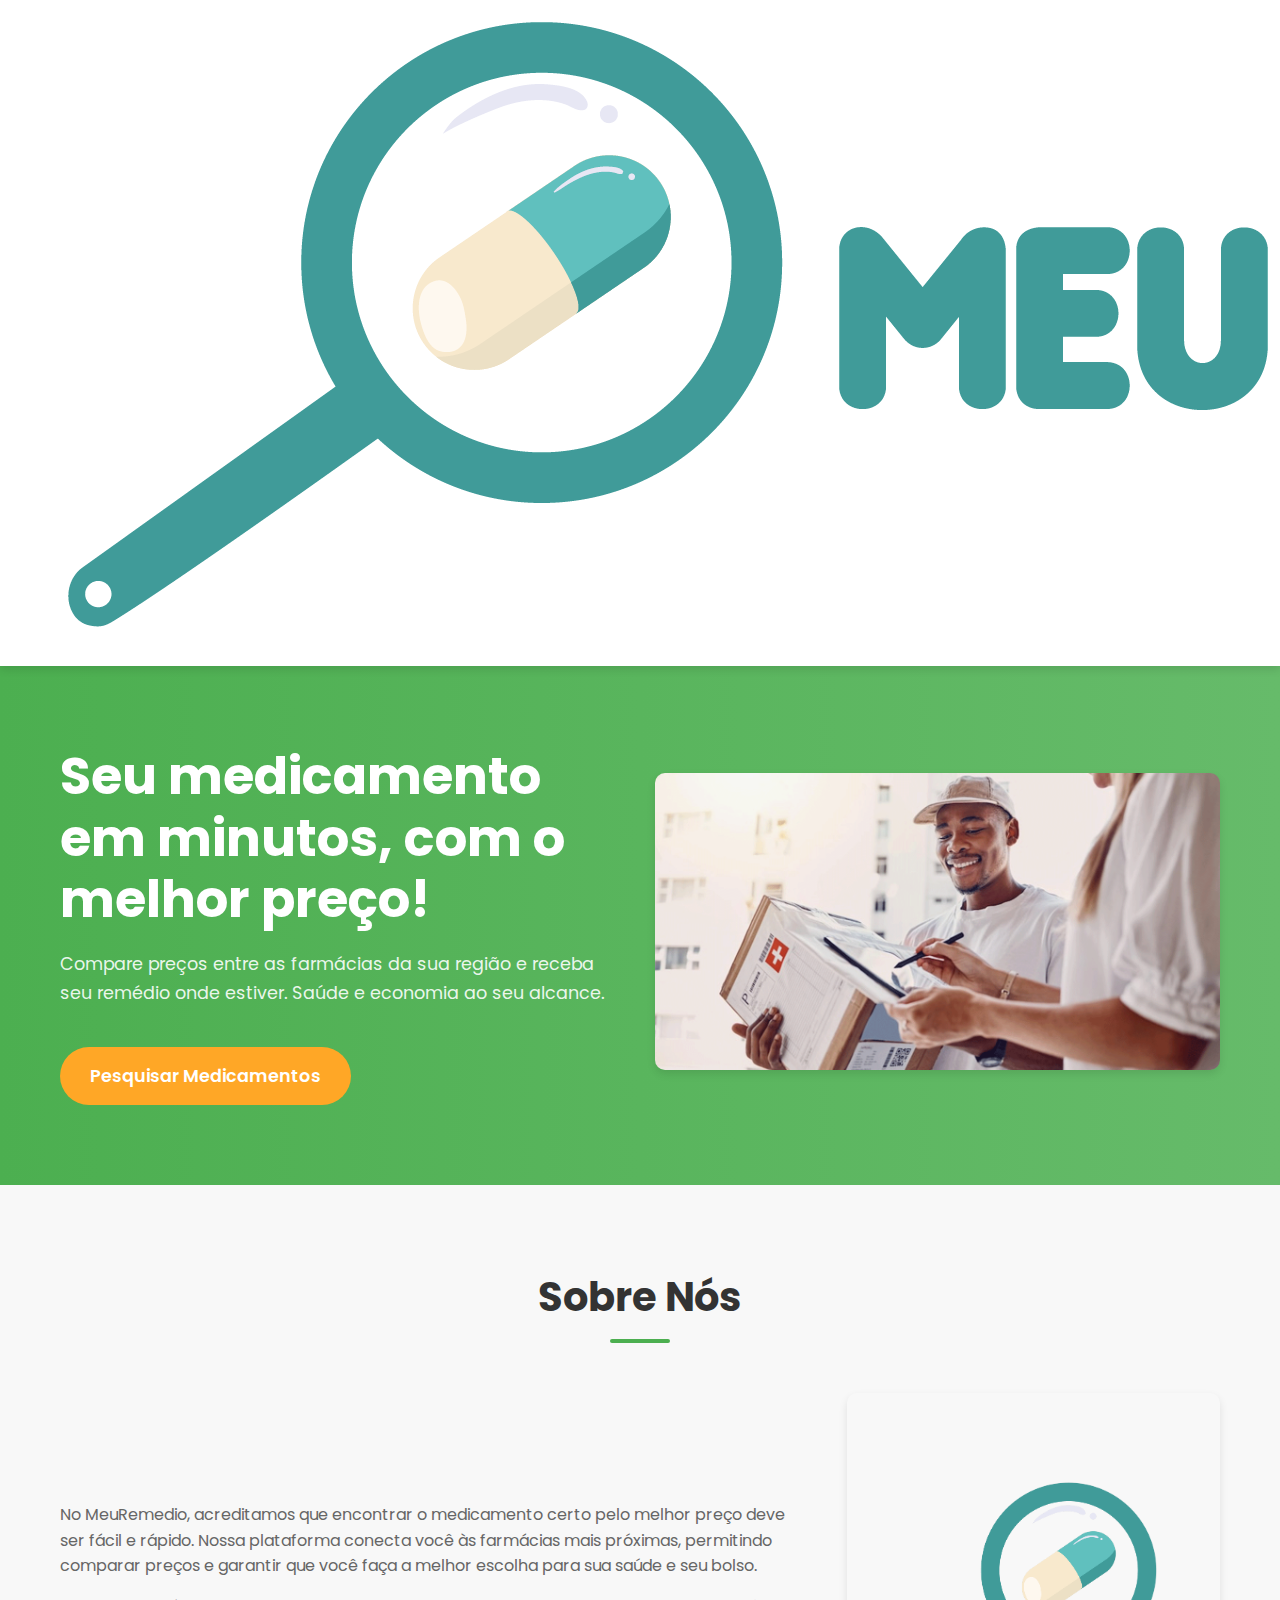
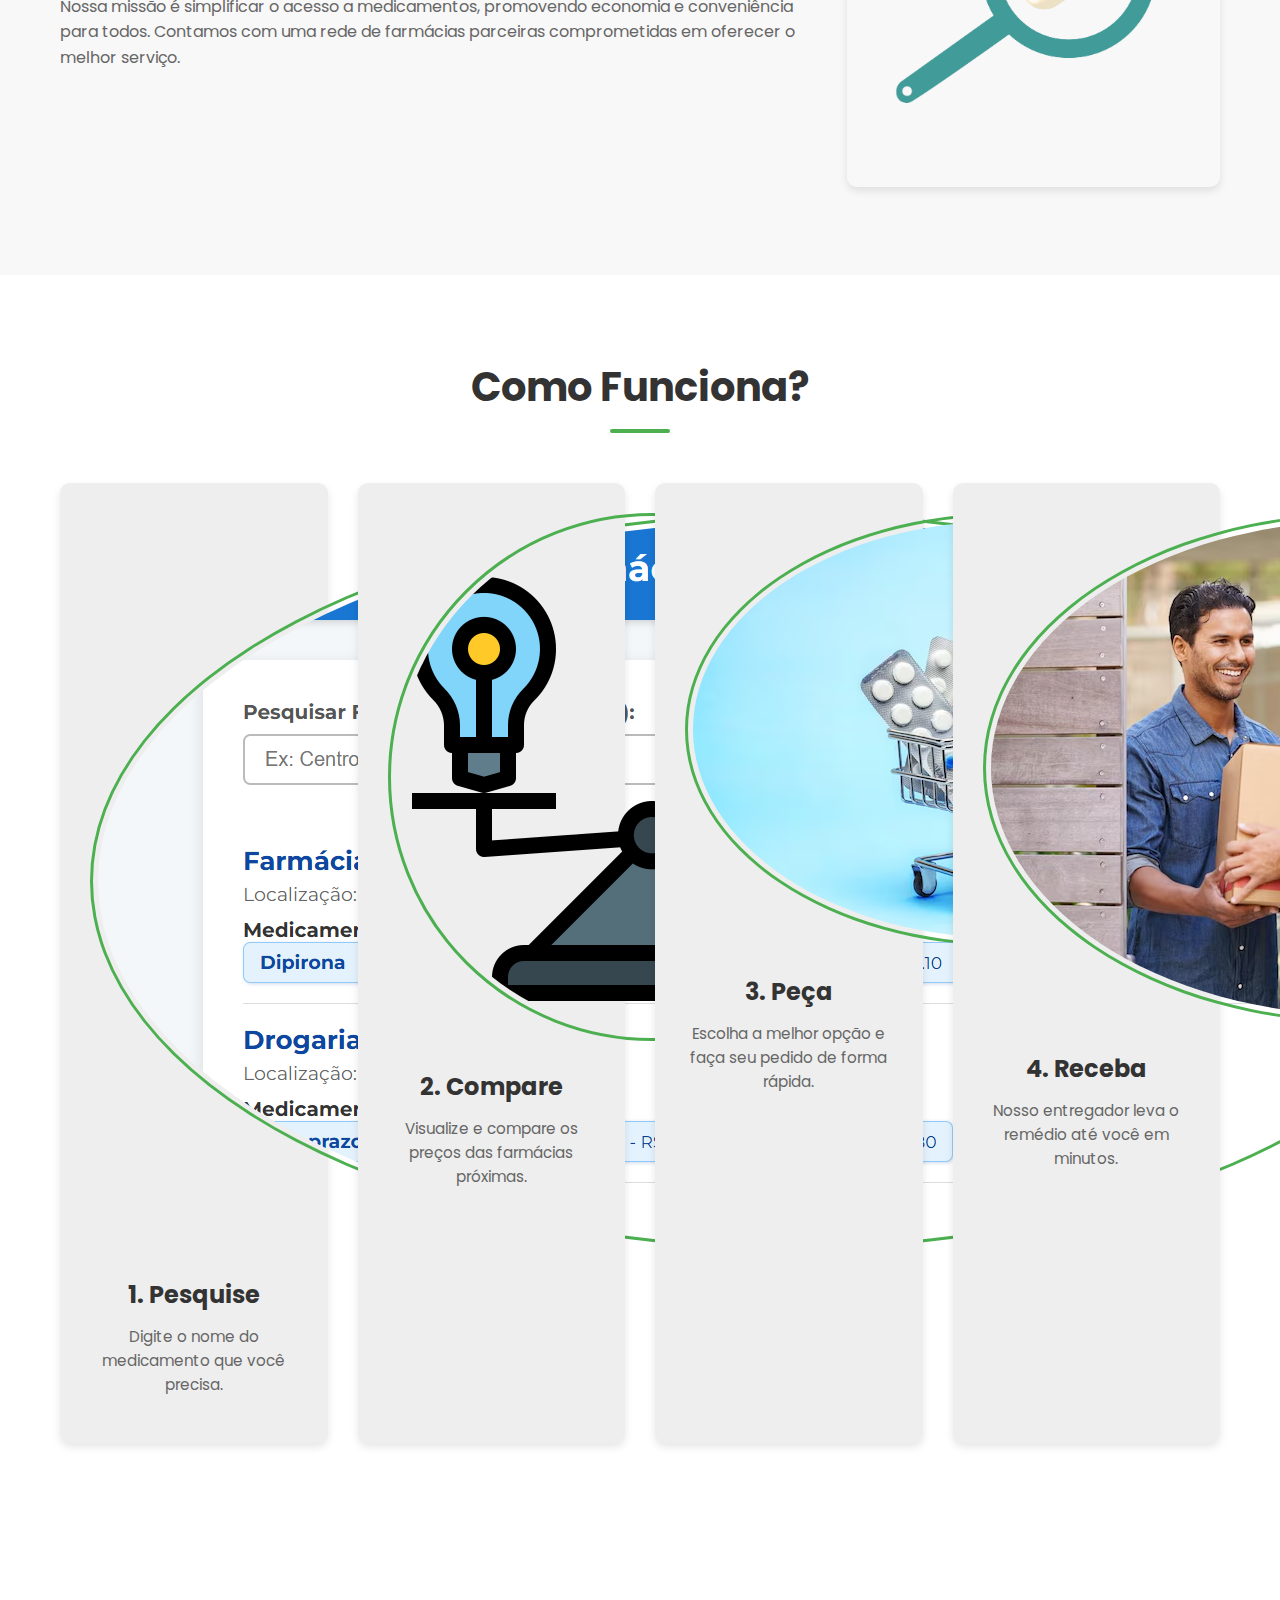
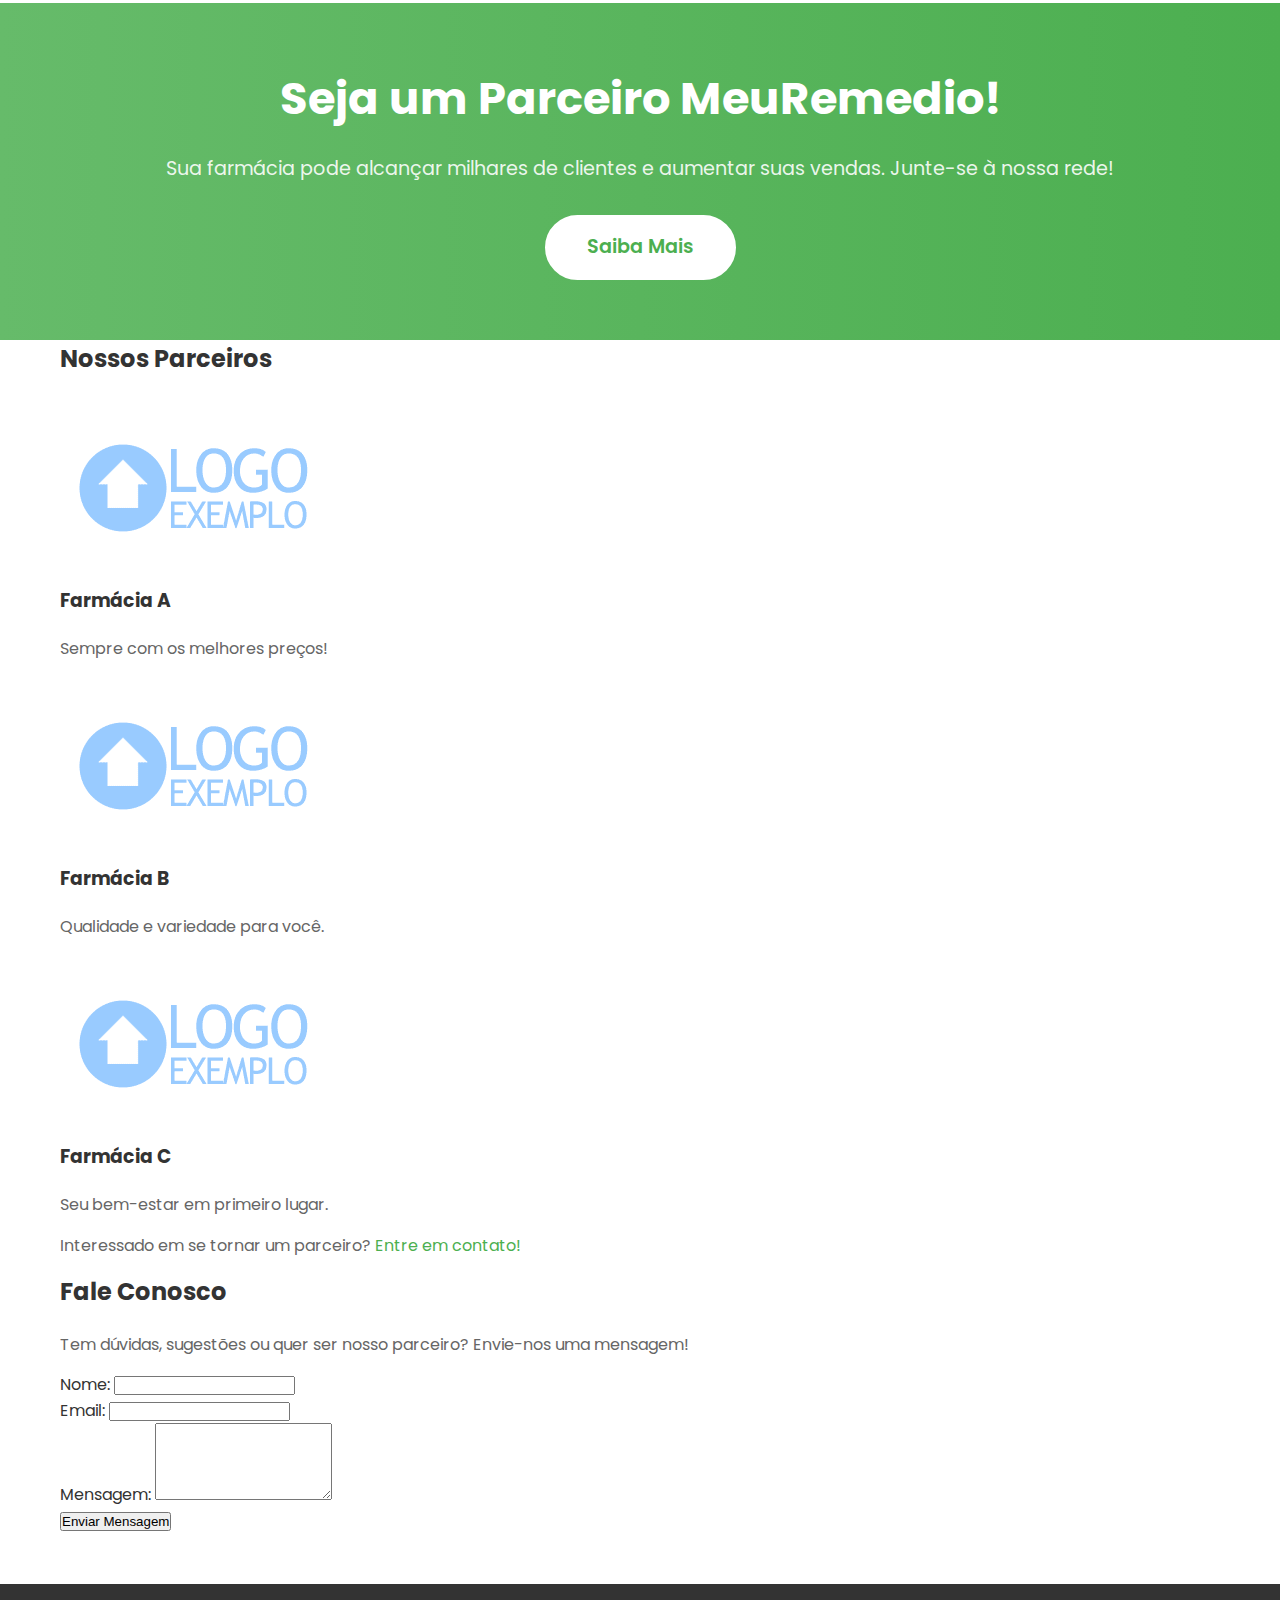
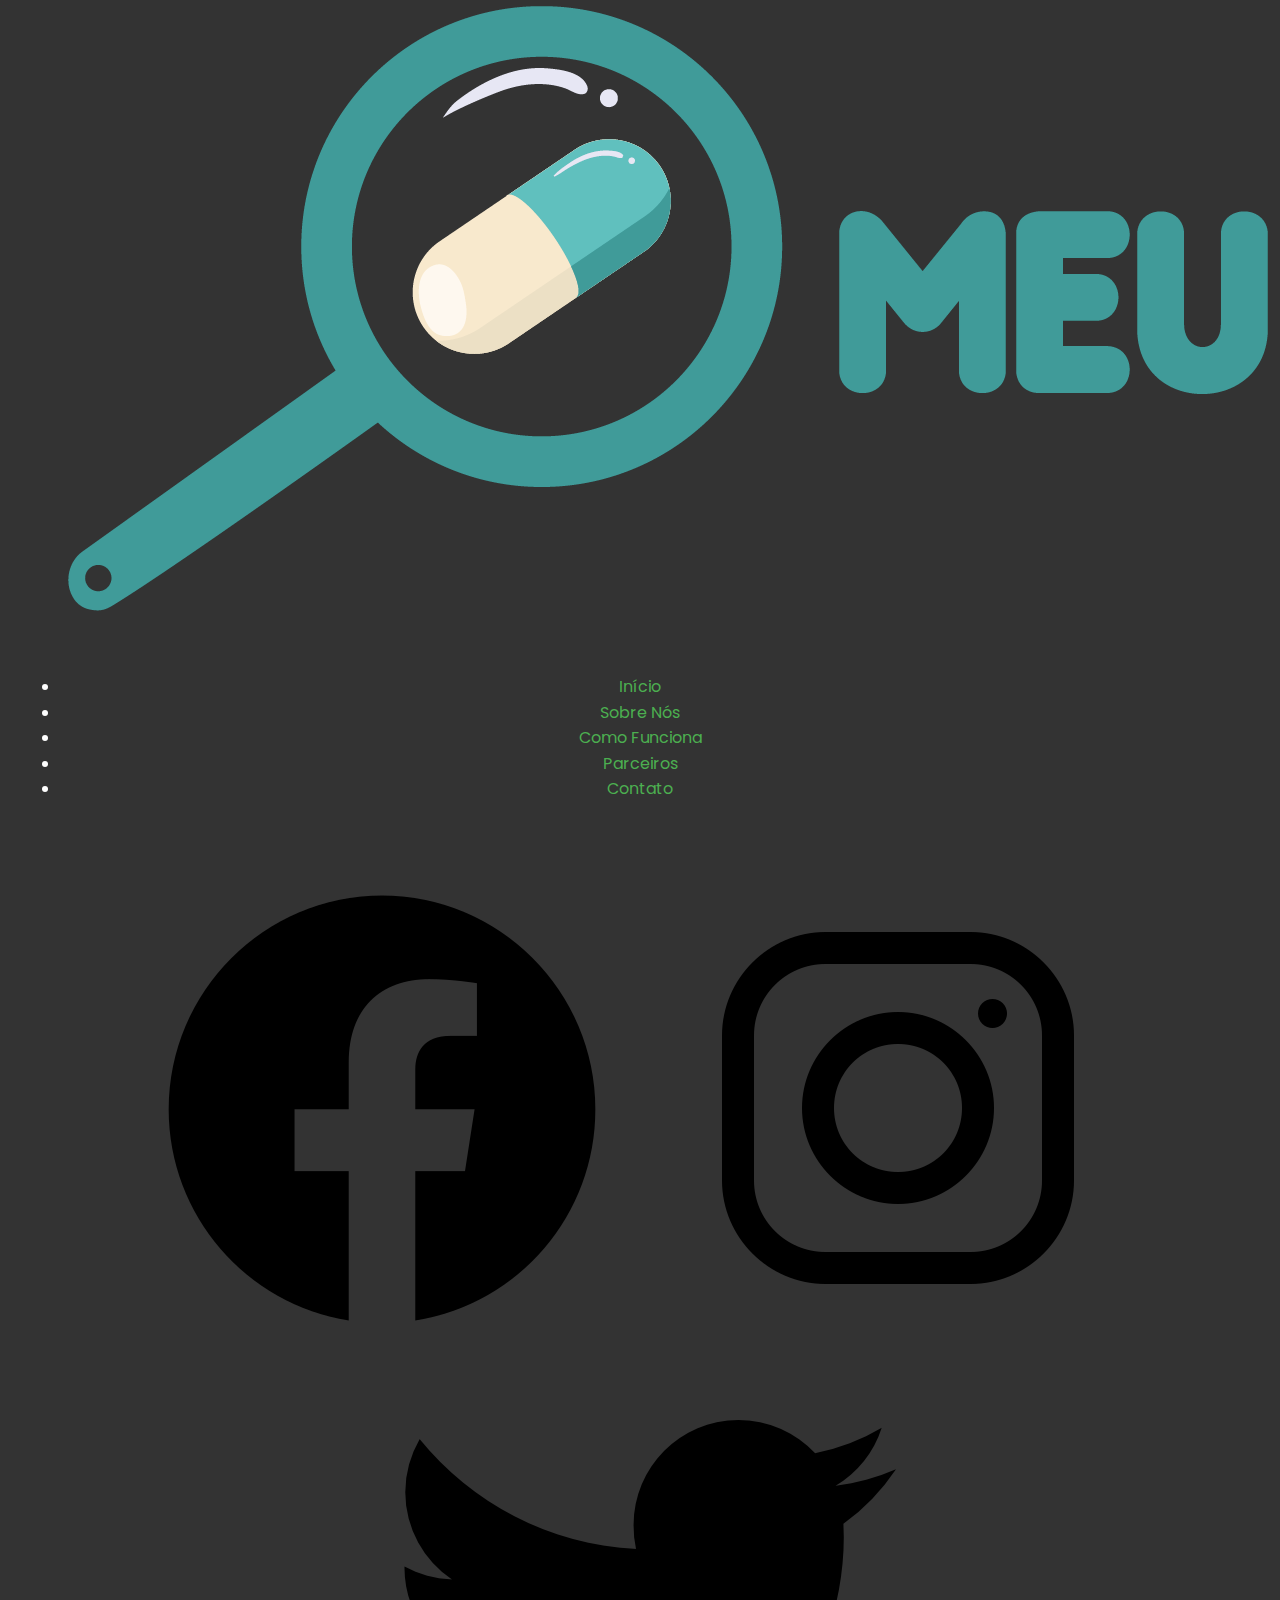
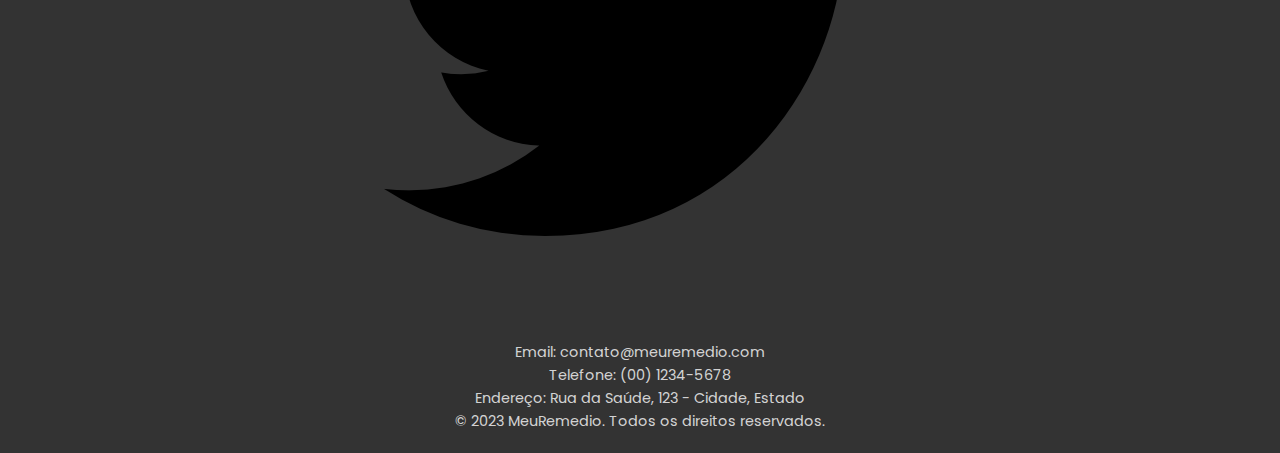
<file: index.html>
<!DOCTYPE html>
<html lang="pt-BR">
<head>
    <meta charset="UTF-8">
    <meta name="viewport" content="width=device-width, initial-scale=1.0">
    <title>MeuRemedio - Seu medicamento em minutos, com o melhor preço!</title>
    <link rel="stylesheet" href="style.css">
    <link href="https://fonts.googleapis.com/css2?family=Poppins:wght@300;400;600;700&display=swap" rel="stylesheet">
</head>
<body>
    <header>
        <div class="container">
            <nav>
                <div class="logo">
                    <img src="images/logo.png" alt="MeuRemedio Logo" class="logo-img">
                </div>
                <ul>
                    <li><a href="#hero">Início</a></li>
                    <li><a href="#sobre-nos">Sobre Nós</a></li>
                    <li><a href="#como-funciona">Como Funciona</a></li>
                    <li><a href="#parceiros">Parceiros</a></li>
                    <li><a href="#contato">Contato</a></li>
                </ul>
            </nav>
        </div>
    </header>

    <main>
        <section id="hero" class="hero-section">
            <div class="container">
                <div class="hero-content">
                    <h1>Seu medicamento em minutos, com o melhor preço!</h1>
                    <p>Compare preços entre as farmácias da sua região e receba seu remédio onde estiver. Saúde e economia ao seu alcance.</p>
                    <a href="code.html" class="btn-pesquisar">Pesquisar Medicamentos</a>
                </div>
                <div class="hero-image">
                    <img src="images/hero-image.png" alt="Farmacêutico entregando medicamento">
                </div>
            </div>
        </section>

        <section id="sobre-nos" class="sobre-nos-section">
            <div class="container">
                <h2>Sobre Nós</h2>
                <div class="sobre-nos-content">
                    <div class="sobre-nos-text">
                        <p>No MeuRemedio, acreditamos que encontrar o medicamento certo pelo melhor preço deve ser fácil e rápido. Nossa plataforma conecta você às farmácias mais próximas, permitindo comparar preços e garantir que você faça a melhor escolha para sua saúde e seu bolso.</p>
                        <p>Nossa missão é simplificar o acesso a medicamentos, promovendo economia e conveniência para todos. Contamos com uma rede de farmácias parceiras comprometidas em oferecer o melhor serviço.</p>
                    </div>
                    <div class="sobre-nos-image">
                        <img src="images/sobre-nos-image.png" alt="Pessoas cuidando da saúde">
                    </div>
                </div>
            </div>
        </section>

        <section id="como-funciona" class="como-funciona-section">
            <div class="container">
                <h2>Como Funciona?</h2>
                <div class="passos">
                    <div class="passo">
                        <img src="images/passo-pesquisar.png" alt="Ícone de Pesquisa">
                        <h3>1. Pesquise</h3>
                        <p>Digite o nome do medicamento que você precisa.</p>
                    </div>
                    <div class="passo">
                        <img src="images/passo-comparar.png" alt="Ícone de Preço">
                        <h3>2. Compare</h3>
                        <p>Visualize e compare os preços das farmácias próximas.</p>
                    </div>
                    <div class="passo">
                        <img src="images/passo-pedir.avif" alt="Ícone de Carrinho">
                        <h3>3. Peça</h3>
                        <p>Escolha a melhor opção e faça seu pedido de forma rápida.</p>
                    </div>
                    <div class="passo">
                        <img src="images/passo-receber.avif" alt="Ícone de Entrega">
                        <h3>4. Receba</h3>
                        <p>Nosso entregador leva o remédio até você em minutos.</p>
                    </div>
                </div>
            </div>
        </section>

        <section id="chamada-afiliacao" class="chamada-afiliacao-section">
            <div class="container">
                <h2>Seja um Parceiro MeuRemedio!</h2>
                <p>Sua farmácia pode alcançar milhares de clientes e aumentar suas vendas. Junte-se à nossa rede!</p>
                <a href="#contato" class="btn-parceiro">Saiba Mais</a>
            </div>
        </section>

        <section id="parceiros" class="parceiros-section">
            <div class="container">
                <h2>Nossos Parceiros</h2>
                <div class="parceiros-grid">
                    <div class="parceiro-card">
                        <img src="images/logo-exemplo.gif" alt="Farmácia A Logo">
                        <h3>Farmácia A</h3>
                        <p>Sempre com os melhores preços!</p>
                    </div>
                    <div class="parceiro-card">
                        <img src="images/logo-exemplo.gif" alt="Farmácia B Logo">
                        <h3>Farmácia B</h3>
                        <p>Qualidade e variedade para você.</p>
                    </div>
                    <div class="parceiro-card">
                        <img src="images/logo-exemplo.gif" alt="Farmácia C Logo">
                        <h3>Farmácia C</h3>
                        <p>Seu bem-estar em primeiro lugar.</p>
                    </div>
                </div>
                <p class="parceiros-info">Interessado em se tornar um parceiro? <a href="#contato">Entre em contato!</a></p>
            </div>
        </section>

        <section id="contato" class="contato-section">
            <div class="container">
                <h2>Fale Conosco</h2>
                <p>Tem dúvidas, sugestões ou quer ser nosso parceiro? Envie-nos uma mensagem!</p>
                <form class="contato-form">
                    <div class="form-group">
                        <label for="nome">Nome:</label>
                        <input type="text" id="nome" name="nome" required>
                    </div>
                    <div class="form-group">
                        <label for="email">Email:</label>
                        <input type="email" id="email" name="email" required>
                    </div>
                    <div class="form-group">
                        <label for="mensagem">Mensagem:</label>
                        <textarea id="mensagem" name="mensagem" rows="5" required></textarea>
                    </div>
                    <button type="submit" class="btn-submit">Enviar Mensagem</button>
                </form>
            </div>
        </section>
    </main>

    <footer>
        <div class="container">
            <div class="footer-content">
                <div class="footer-logo">
                    <img src="images/logo.png" alt="MeuRemedio Logo Footer" class="logo-img">
                </div>
                <div class="footer-links">
                    <h3>Navegação</h3>
                    <ul>
                        <li><a href="#hero">Início</a></li>
                        <li><a href="#sobre-nos">Sobre Nós</a></li>
                        <li><a href="#como-funciona">Como Funciona</a></li>
                        <li><a href="#parceiros">Parceiros</a></li>
                        <li><a href="#contato">Contato</a></li>
                    </ul>
                </div>
                <div class="footer-social">
                    <h3>Siga-nos</h3>
                    <a href="#"><img src="images/icone-facebook.webp" alt="Facebook"></a>
                    <a href="#"><img src="images/icone-instagram.png" alt="Instagram"></a>
                    <a href="#"><img src="images/icone-twitter.png" alt="Twitter"></a>
                </div>
                <div class="footer-contact">
                    <h3>Contato</h3>
                    <p>Email: contato@meuremedio.com</p>
                    <p>Telefone: (00) 1234-5678</p>
                    <p>Endereço: Rua da Saúde, 123 - Cidade, Estado</p>
                </div>
            </div>
            <div class="footer-bottom">
                <p>&copy; 2023 MeuRemedio. Todos os direitos reservados.</p>
            </div>
        </div>
    </footer>
</body>
</html>
</file>
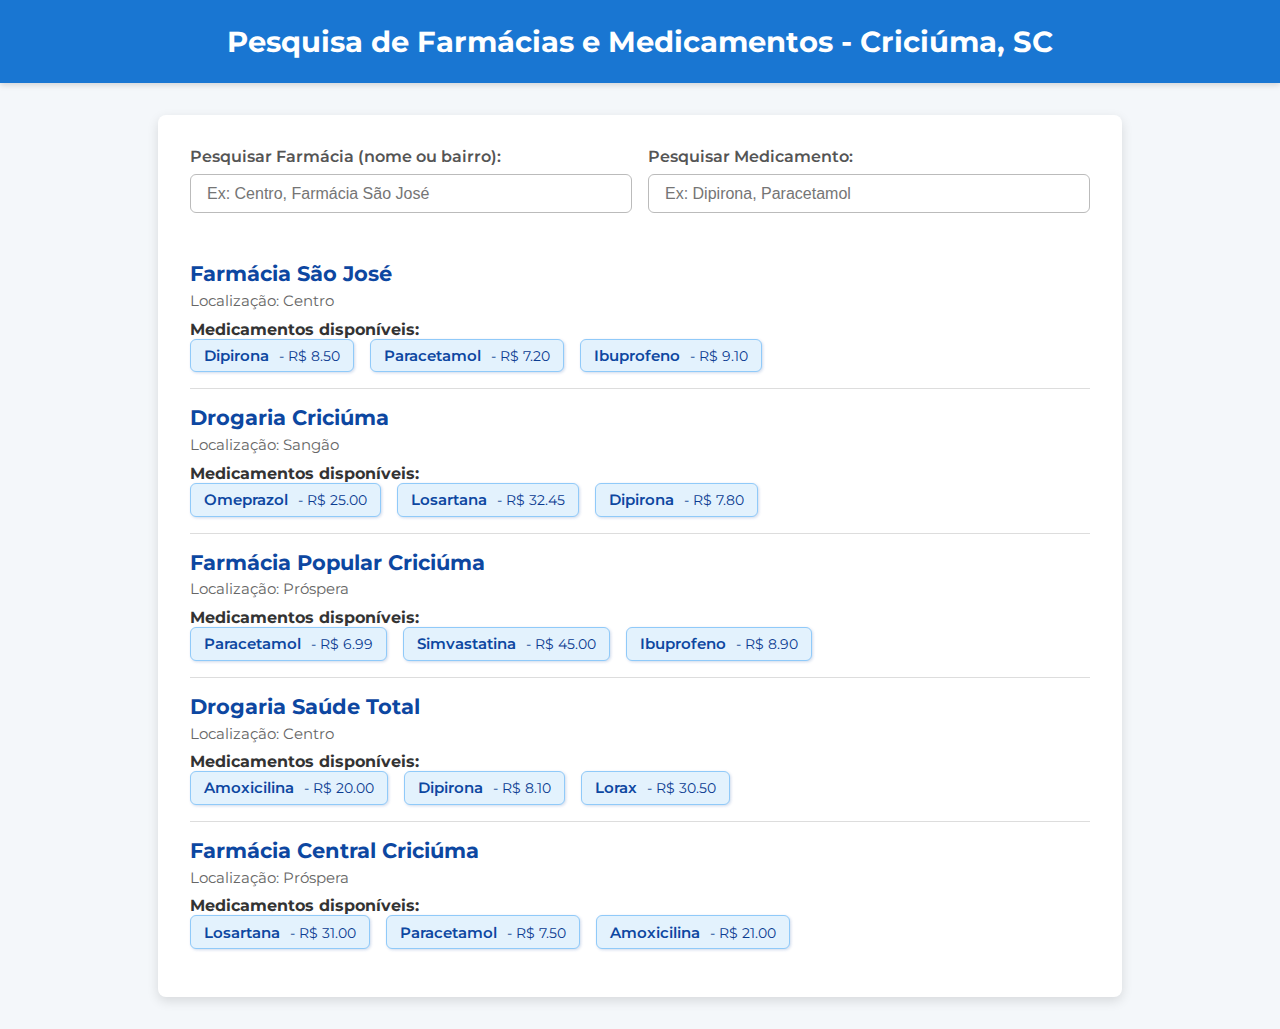
<file: code.html>
<!DOCTYPE html>
<html lang="pt-BR">
<head>
<meta charset="UTF-8" />
<meta name="viewport" content="width=device-width, initial-scale=1" />
<title>Pesquisa de Farmácias e Medicamentos - Criciúma SC</title>
<style>
  @import url('https://fonts.googleapis.com/css2?family=Montserrat:wght@400;700&display=swap');
  body {
    margin: 0;
    font-family: 'Montserrat', sans-serif;
    background: #f4f7fa;
    color: #333;
  }
  header {
    background-color: #1976d2;
    padding: 1.5rem;
    color: white;
    text-align: center;
    font-size: 1.8rem;
    font-weight: 700;
    box-shadow: 0 2px 6px rgba(0,0,0,0.15);
  }
  main {
    max-width: 900px;
    margin: 2rem auto;
    background: white;
    box-shadow: 0 4px 12px rgba(0,0,0,0.12);
    border-radius: 8px;
    padding: 2rem;
  }
  .search-container {
    display: flex;
    flex-wrap: wrap;
    gap: 1rem;
    margin-bottom: 2rem;
  }
  .search-box {
    flex: 1 1 300px;
    display: flex;
    flex-direction: column;
  }
  label {
    font-weight: 600;
    margin-bottom: 0.5rem;
    color: #555;
  }
  input[type="text"] {
    padding: 0.6rem 1rem;
    border-radius: 6px;
    border: 1.8px solid #bbb;
    font-size: 1rem;
    transition: border-color 0.3s ease;
  }
  input[type="text"]:focus {
    border-color: #1976d2;
    outline: none;
  }
  #results {
    margin-top: 1rem;
  }
  .farmacia-card {
    border-bottom: 1px solid #ddd;
    padding: 1rem 0;
  }
  .farmacia-card:last-child {
    border: none;
  }
  .farmacia-nome {
    font-size: 1.3rem;
    font-weight: 700;
    color: #0d47a1;
    margin-bottom: 0.3rem;
  }
  .farmacia-localizacao {
    font-size: 0.95rem;
    color: #666;
    margin-bottom: 0.6rem;
  }
  .medicamentos-lista {
    list-style: none;
    padding-left: 0;
    margin: 0;
    color: #333;
    display: flex;
    flex-wrap: wrap;
    gap: 1rem;
  }
  .medicamentos-lista li {
    background: #e3f2fd;
    border: 1px solid #90caf9;
    border-radius: 6px;
    padding: 0.4rem 0.8rem;
    font-weight: 600;
    font-size: 0.95rem;
    color: #0d47a1;
    box-shadow: 1px 1px 3px rgba(13,71,161,0.2);
  }
  .medicamento-preco {
    font-weight: 400;
    font-size: 0.85rem;
    color: #0b3c91;
    margin-left: 0.4rem;
  }
  .no-results {
    text-align: center;
    font-style: italic;
    color: #999;
    margin-top: 2rem;
    font-size: 1.1rem;
  }
  @media (max-width: 600px) {
    .search-container {
      flex-direction: column;
    }
  }
</style>
</head>
<body>
<header>
  Pesquisa de Farmácias e Medicamentos - Criciúma, SC
</header>
<main>
  <div class="search-container">
    <div class="search-box">
      <label for="farmaciaSearch">Pesquisar Farmácia (nome ou bairro):</label>
      <input type="text" id="farmaciaSearch" placeholder="Ex: Centro, Farmácia São José" autocomplete="off" />
    </div>
    <div class="search-box">
      <label for="medicamentoSearch">Pesquisar Medicamento:</label>
      <input type="text" id="medicamentoSearch" placeholder="Ex: Dipirona, Paracetamol" autocomplete="off" />
    </div>
  </div>
  <div id="results" aria-live="polite"></div>
</main>

<script>
  // Dados simulados para farmácias em Criciúma, SC, com medicamentos e preços
  const farmacias = [
    {
      nome: "Farmácia São José",
      localizacao: "Centro",
      medicamentos: [
        { nome: "Dipirona", preco: 8.50 },
        { nome: "Paracetamol", preco: 7.20 },
        { nome: "Ibuprofeno", preco: 9.10 }
      ]
    },
    {
      nome: "Drogaria Criciúma",
      localizacao: "Sangão",
      medicamentos: [
        { nome: "Omeprazol", preco: 25.00 },
        { nome: "Losartana", preco: 32.45 },
        { nome: "Dipirona", preco: 7.80 }
      ]
    },
    {
      nome: "Farmácia Popular Criciúma",
      localizacao: "Próspera",
      medicamentos: [
        { nome: "Paracetamol", preco: 6.99 },
        { nome: "Simvastatina", preco: 45.00 },
        { nome: "Ibuprofeno", preco: 8.90 }
      ]
    },
    {
      nome: "Drogaria Saúde Total",
      localizacao: "Centro",
      medicamentos: [
        { nome: "Amoxicilina", preco: 20.00 },
        { nome: "Dipirona", preco: 8.10 },
        { nome: "Lorax", preco: 30.50 }
      ]
    },
    {
      nome: "Farmácia Central Criciúma",
      localizacao: "Próspera",
      medicamentos: [
        { nome: "Losartana", preco: 31.00 },
        { nome: "Paracetamol", preco: 7.50 },
        { nome: "Amoxicilina", preco: 21.00 }
      ]
    }
  ];

  const farmaciaInput = document.getElementById('farmaciaSearch');
  const medicamentoInput = document.getElementById('medicamentoSearch');
  const resultsDiv = document.getElementById('results');

  function filtrarFarmacias() {
    const farmaciaTerm = farmaciaInput.value.trim().toLowerCase();
    const medicamentoTerm = medicamentoInput.value.trim().toLowerCase();

    const filtered = farmacias.filter(farmacia => {
      // Verifica se o termo busca em nome ou localização da farmácia
      const matchesFarmacia = farmaciaTerm === "" || farmacia.nome.toLowerCase().includes(farmaciaTerm) || farmacia.localizacao.toLowerCase().includes(farmaciaTerm);

      // Verifica se algum medicamento na farmacia corresponde
      const matchesMedicamento = medicamentoTerm === "" || farmacia.medicamentos.some(med => med.nome.toLowerCase().includes(medicamentoTerm));

      // Ambos filtros devem ser verdadeiros para mostrar a farmácia
      return matchesFarmacia && matchesMedicamento;
    });

    mostrarResultados(filtered, medicamentoTerm);
  }

  function mostrarResultados(farmacias, medicamentoTerm) {
    if (farmacias.length === 0) {
      resultsDiv.innerHTML = '<p class="no-results">Nenhuma farmácia encontrada com os critérios pesquisados.</p>';
      return;
    }
    resultsDiv.innerHTML = '';
    farmacias.forEach(farmacia => {
      const card = document.createElement('div');
      card.className = 'farmacia-card';

      const nomeElem = document.createElement('div');
      nomeElem.className = 'farmacia-nome';
      nomeElem.textContent = farmacia.nome;
      card.appendChild(nomeElem);

      const localElem = document.createElement('div');
      localElem.className = 'farmacia-localizacao';
      localElem.textContent = `Localização: ${farmacia.localizacao}`;
      card.appendChild(localElem);

      const medicamentosTitulo = document.createElement('strong');
      medicamentosTitulo.textContent = 'Medicamentos disponíveis:';
      card.appendChild(medicamentosTitulo);

      const medsList = document.createElement('ul');
      medsList.className = 'medicamentos-lista';

      farmacia.medicamentos.forEach(med => {
        // Se houver busca por medicamento, só mostrar os que correspondem na listagem
        if (medicamentoTerm === "" || med.nome.toLowerCase().includes(medicamentoTerm)) {
          const li = document.createElement('li');
          li.textContent = med.nome;

          // Mostrar preço ao lado
          const precoSpan = document.createElement('span');
          precoSpan.className = 'medicamento-preco';
          precoSpan.textContent = ` - R$ ${med.preco.toFixed(2)}`;
          li.appendChild(precoSpan);

          medsList.appendChild(li);
        }
      });

      card.appendChild(medsList);

      resultsDiv.appendChild(card);
    });
  }

  farmaciaInput.addEventListener('input', filtrarFarmacias);
  medicamentoInput.addEventListener('input', filtrarFarmacias);

  // Mostrar todos na carga inicial
  mostrarResultados(farmacias, '');
</script>
</body>
</html>
</file>
<file: style.css>
/* Importação de fontes do Google Fonts */
@import url('https://fonts.googleapis.com/css2?family=Poppins:wght@300;400;600;700&display=swap');

/* Variáveis CSS para facilitar a manutenção */
:root {
    --primary-color: #4CAF50; /* Verde principal */
    --secondary-color: #FFA726; /* Laranja secundário */
    --text-color: #333;
    --light-text-color: #666;
    --background-light: #f8f8f8;
    --background-dark: #eee;
    --white: #fff;
    --shadow: 0 4px 8px rgba(0, 0, 0, 0.1);
}

/* Reset básico e estilos globais */
* {
    margin: 0;
    padding: 0;
    box-sizing: border-box;
}

body {
    font-family: 'Poppins', sans-serif;
    line-height: 1.6;
    color: var(--text-color);
    background-color: var(--white);
}

.container {
    max-width: 1200px;
    margin: 0 auto;
    padding: 0 20px;
}

a {
    text-decoration: none;
    color: var(--primary-color);
}

h1, h2, h3 {
    color: var(--text-color);
    margin-bottom: 20px;
}

p {
    margin-bottom: 15px;
    color: var(--light-text-color);
}

/* Estilos do Cabeçalho (Header) */
header {
    background-color: var(--white);
    padding: 20px 0;
    box-shadow: var(--shadow);
    position: sticky;
    top: 0;
    z-index: 1000;
}

header nav {
    display: flex;
    justify-content: space-between;
    align-items: center;
}

.logo {
    font-size: 1.8em;
    font-weight: 700;
    color: var(--text-color);
}

.logo span {
    color: var(--primary-color);
}

header nav ul {
    list-style: none;
    display: flex;
}

header nav ul li {
    margin-left: 30px;
}

header nav ul li a {
    color: var(--text-color);
    font-weight: 500;
    transition: color 0.3s ease;
}

header nav ul li a:hover {
    color: var(--primary-color);
}

/* Estilos da Seção Hero */
.hero-section {
    background: linear-gradient(to right, var(--primary-color), #66BB6A);
    color: var(--white);
    padding: 80px 0;
    text-align: center;
    display: flex;
    align-items: center;
    justify-content: center;
}

.hero-section .container {
    display: flex;
    align-items: center;
    justify-content: space-between;
    text-align: left;
    flex-wrap: wrap; /* Permite que os elementos quebrem a linha em telas menores */
}

.hero-content {
    flex: 1;
    min-width: 300px;
    padding-right: 30px;
}

.hero-content h1 {
    font-size: 3.2em;
    margin-bottom: 20px;
    color: var(--white);
    line-height: 1.2;
}

.hero-content p {
    font-size: 1.1em;
    margin-bottom: 40px;
    color: rgba(255, 255, 255, 0.9);
}

.hero-image {
    flex: 1;
    min-width: 300px;
    text-align: center;
}

.hero-image img {
    max-width: 100%;
    height: auto;
    border-radius: 10px;
    box-shadow: var(--shadow);
}

.btn-pesquisar {
    display: inline-block;
    background-color: var(--secondary-color);
    color: var(--white);
    padding: 15px 30px;
    border-radius: 50px;
    font-size: 1.1em;
    font-weight: 600;
    transition: background-color 0.3s ease, transform 0.3s ease;
}

.btn-pesquisar:hover {
    background-color: #FB8C00; /* Um tom mais escuro de laranja */
    transform: translateY(-3px);
}

/* Estilos da Seção Sobre Nós */
.sobre-nos-section {
    background-color: var(--background-light);
    padding: 80px 0;
    text-align: center;
}

.sobre-nos-section h2 {
    font-size: 2.5em;
    margin-bottom: 50px;
    position: relative;
}

.sobre-nos-section h2::after {
    content: '';
    display: block;
    width: 60px;
    height: 4px;
    background-color: var(--primary-color);
    margin: 10px auto 0;
    border-radius: 2px;
}

.sobre-nos-content {
    display: flex;
    align-items: center;
    justify-content: space-between;
    gap: 40px;
    flex-wrap: wrap;
}

.sobre-nos-text {
    flex: 2;
    text-align: left;
}

.sobre-nos-image {
    flex: 1;
    min-width: 250px;
    text-align: center;
}

.sobre-nos-image img {
    max-width: 100%;
    height: auto;
    border-radius: 10px;
    box-shadow: var(--shadow);
}

/* Estilos da Seção Como Funciona */
.como-funciona-section {
    background-color: var(--white);
    padding: 80px 0;
    text-align: center;
}

.como-funciona-section h2 {
    font-size: 2.5em;
    margin-bottom: 50px;
    position: relative;
}

.como-funciona-section h2::after {
    content: '';
    display: block;
    width: 60px;
    height: 4px;
    background-color: var(--primary-color);
    margin: 10px auto 0;
    border-radius: 2px;
}

.passos {
    display: flex;
    justify-content: space-around;
    flex-wrap: wrap;
    gap: 30px;
}

.passo {
    flex: 1;
    min-width: 220px;
    max-width: 280px;
    background-color: var(--background-dark);
    padding: 30px;
    border-radius: 10px;
    box-shadow: var(--shadow);
    transition: transform 0.3s ease;
}

.passo:hover {
    transform: translateY(-5px);
}

.passo img {
    margin-bottom: 20px;
    border-radius: 50%;
    border: 3px solid var(--primary-color);
    padding: 5px;
}

.passo h3 {
    font-size: 1.5em;
    margin-bottom: 10px;
}

.passo p {
    font-size: 0.95em;
}

/* Estilos da Seção de Chamada para Afiliacao */
.chamada-afiliacao-section {
    background: linear-gradient(to right, #66BB6A, var(--primary-color));
    color: var(--white);
    padding: 60px 0;
    text-align: center;
    margin-top: 80px;
}

.chamada-afiliacao-section h2 {
    font-size: 2.8em;
    margin-bottom: 20px;
    color: var(--white);
}

.chamada-afiliacao-section p {
    font-size: 1.2em;
    margin-bottom: 30px;
    color: rgba(255, 255, 255, 0.9);
}

.btn-parceiro {
    display: inline-block;
    background-color: var(--white);
    color: var(--primary-color);
    padding: 15px 40px;
    border-radius: 50px;
    font-size: 1.2em;
    font-weight: 600;
    transition: background-color 0.3s ease, color 0.3s ease, transform 0.3s ease;
    border: 2px solid var(--white);
}

.btn-parceiro:hover {
    background-color: var(--primary-color);
    color: var(--white);
    transform: translateY(-3px);
}

/* Estilos do Rodapé (Footer) */
footer {
    background-color: var(--text-color);
    color: var(--white);
    text-align: center;
    padding: 20px 0;
    margin-top: 50px;
}

footer p {
    margin: 0;
    font-size: 0.9em;
    color: rgba(255, 255, 255, 0.8);
}

/* Media Queries para Responsividade */
@media (max-width: 992px) {
    .hero-section .container {
        flex-direction: column;
        text-align: center;
    }

    .hero-content {
        padding-right: 0;
        margin-bottom: 40px;
    }

    .hero-image img {
        max-width: 80%;
    }

    .sobre-nos-content {
        flex-direction: column;
        gap: 30px;
    }

    .sobre-nos-text {
        text-align: center;
    }

    .passos {
        flex-direction: column;
        align-items: center;
    }
}

@media (max-width: 768px) {
    header nav {
        flex-direction: column;
    }

    header nav ul {
        margin-top: 20px;
        flex-wrap: wrap;
        justify-content: center;
    }

    header nav ul li {
        margin: 0 15px 10px;
    }

    .hero-content h1 {
        font-size: 2.5em;
    }

    .hero-content p {
        font-size: 1em;
    }

    .btn-pesquisar {
        padding: 12px 25px;
        font-size: 1em;
    }

    .sobre-nos-section h2,
    .como-funciona-section h2,
    .chamada-afiliacao-section h2 {
        font-size: 2em;
    }

    .passo {
        min-width: unset;
        max-width: 90%;
    }
}

@media (max-width: 480px) {
    .hero-content h1 {
        font-size: 2em;
    }

    .hero-content p {
        font-size: 0.9em;
    }

    .btn-pesquisar {
        padding: 10px 20px;
        font-size: 0.9em;
    }

    .logo {
        font-size: 1.5em;
    }

    header nav ul li {
        margin: 0 10px 10px;
        font-size: 0.9em;
    }
}
</file>
